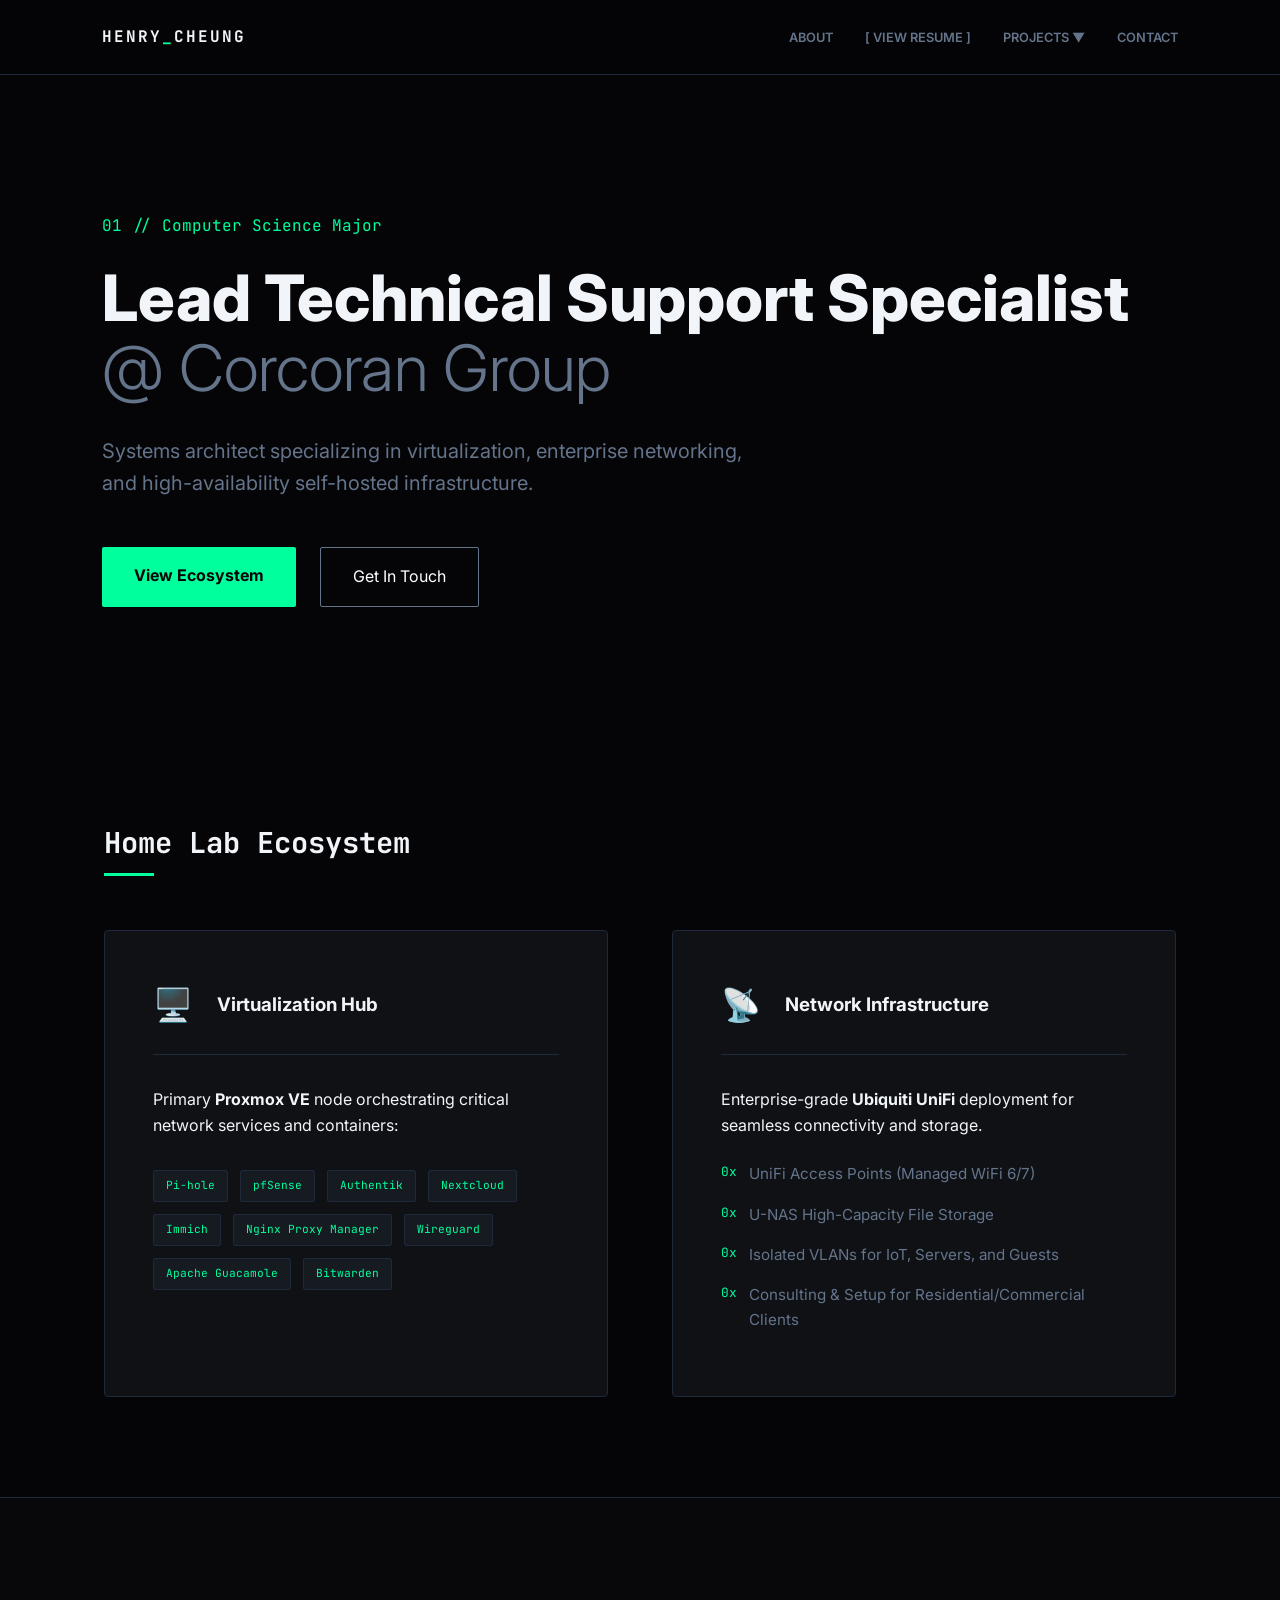
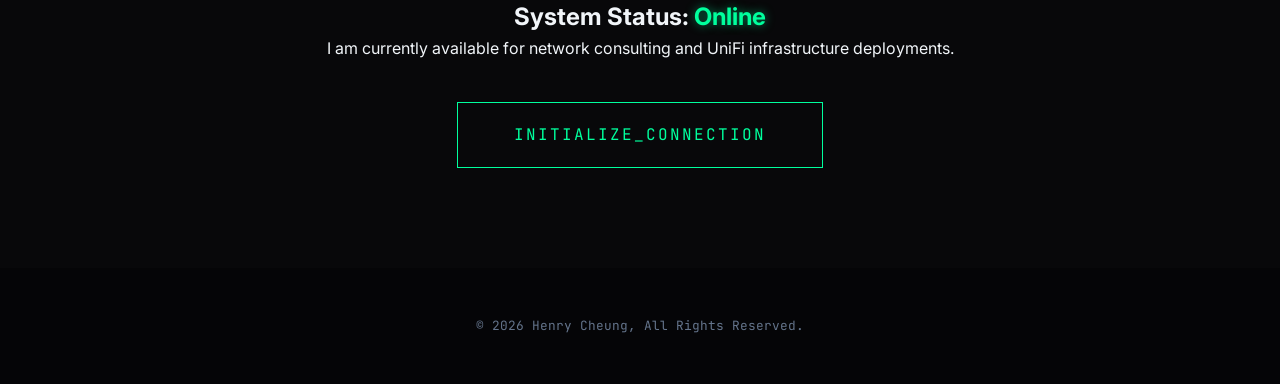
<file: index.html>
<!DOCTYPE html>
<html lang="en">
<head>
    <meta charset="UTF-8">
    <meta name="viewport" content="width=device-width, initial-scale=1.0">
    <title>Henry Cheung | Lead Technical Support Specialist</title>
    <link rel="stylesheet" href="public/css/style.css">
    <link href="https://fonts.googleapis.com/css2?family=JetBrains+Mono:wght@400;700&family=Inter:wght@300;400;600;800&display=swap" rel="stylesheet">
</head>
<body>

    <nav class="navbar">
        <div class="logo">HENRY<span>_</span>CHEUNG</div>
        <ul class="nav-links">
            <li><a href="#about">About</a></li>
            <li><a href="resume.pdf" class="resume-link" target="_blank">[ View Resume ]</a></li>
            <li class="dropdown">
                <a href="#" class="dropbtn">Projects ▼</a>
                <ul class="dropdown-menu">
                    <li><a href="#homelab">Home Lab</a></li>
                    <li><a href="#unifi">UniFi Deployments</a></li>
                    <li><a href="#cs-projects">CS Projects</a></li>
                </ul>
            </li>
            <li><a href="#contact">Contact</a></li>
        </ul>
    </nav>

    <header class="hero">
        <div class="hero-content">
            <code class="code-label">01 // Computer Science Major</code>
            <h1>Lead Technical Support Specialist <br><span>@ Corcoran Group</span></h1>
            <p class="description">Systems architect specializing in virtualization, enterprise networking, and high-availability self-hosted infrastructure.</p>
            
            <div class="cta-group">
                <a href="#homelab" class="btn-primary">View Ecosystem</a>
                <a href="#contact" class="btn-secondary">Get In Touch</a>
            </div>
        </div>
    </header>

    <section id="homelab" class="container">
        <h2 class="section-title">Home Lab Ecosystem</h2>
        
        

        <div class="infrastructure-grid">
            <div class="infra-card">
                <div class="card-header">
                    <div class="icon-box">🖥️</div>
                    <h3>Virtualization Hub</h3>
                </div>
                <div class="card-body">
                    <p>Primary <strong>Proxmox VE</strong> node orchestrating critical network services and containers:</p>
                    <div class="stack-tags">
                        <span>Pi-hole</span> <span>pfSense</span> <span>Authentik</span> 
                        <span>Nextcloud</span> <span>Immich</span> <span>Nginx Proxy Manager</span> 
                        <span>Wireguard</span> <span>Apache Guacamole</span> <span>Bitwarden</span>
                    </div>
                </div>
            </div>

            <div class="infra-card">
                <div class="card-header">
                    <div class="icon-box">📡</div>
                    <h3>Network Infrastructure</h3>
                </div>
                <div class="card-body">
                    <p>Enterprise-grade <strong>Ubiquiti UniFi</strong> deployment for seamless connectivity and storage.</p>
                    <ul class="hw-list">
                        <li>UniFi Access Points (Managed WiFi 6/7)</li>
                        <li>U-NAS High-Capacity File Storage</li>
                        <li>Isolated VLANs for IoT, Servers, and Guests</li>
                        <li>Consulting & Setup for Residential/Commercial Clients</li>
                    </ul>
                </div>
            </div>
        </div>
    </section>

    <section id="contact" class="contact-section">
        <div class="container">
            <h2>System Status: <span class="online">Online</span></h2>
            <p>I am currently available for network consulting and UniFi infrastructure deployments.</p>
            <a href="mailto:henry@cheung.dev" class="contact-btn">INITIALIZE_CONNECTION</a>
        </div>
    </section>

    <footer>
        <p>&copy; 2026 Henry Cheung, All Rights Reserved.</p>
    </footer>

</body>
</html>
</file>
<file: public/css/style.css>
:root {
    --bg: #050507;
    --card-bg: #0f1115;
    --accent: #00ff9d; /* Tech Green */
    --text-main: #f1f5f9;
    --text-dim: #64748b;
    --border: #1e293b;
    --nav-bg: rgba(5, 5, 7, 0.95);
}

* {
    margin: 0;
    padding: 0;
    box-sizing: border-box;
}

html {
    scroll-behavior: smooth;
}

body {
    font-family: 'Inter', sans-serif;
    background-color: var(--bg);
    color: var(--text-main);
    line-height: 1.6;
}

/* Layout Containers */
.container {
    max-width: 1200px;
    margin: 0 auto;
    padding: 100px 5%;
}

/* Navigation */
.navbar {
    display: flex;
    justify-content: space-between;
    align-items: center;
    padding: 1.5rem 8%;
    background: var(--nav-bg);
    border-bottom: 1px solid var(--border);
    position: fixed;
    width: 100%;
    top: 0;
    z-index: 1000;
}

.logo {
    font-family: 'JetBrains Mono', monospace;
    font-weight: 700;
    letter-spacing: 2px;
}

.logo span { color: var(--accent); }

.nav-links {
    display: flex;
    list-style: none;
    align-items: center;
}

.nav-links li { margin-left: 2rem; position: relative; }

.nav-links a {
    text-decoration: none;
    color: var(--text-dim);
    font-size: 0.8rem;
    font-weight: 600;
    text-transform: uppercase;
    transition: 0.3s;
}

.nav-links a:hover, .resume-link { color: var(--accent); }

/* Dropdown */
.dropdown-menu {
    display: none;
    position: absolute;
    top: 100%;
    left: 0;
    background: var(--card-bg);
    border: 1px solid var(--border);
    padding: 1rem;
    min-width: 220px;
    box-shadow: 0 10px 30px rgba(0,0,0,0.5);
}

.dropdown:hover .dropdown-menu { display: block; }
.dropdown-menu li { margin: 0.5rem 0; list-style: none; }

/* Hero Section */
.hero {
    padding: 200px 8% 100px;
    min-height: 80vh;
    display: flex;
    align-items: center;
}

.code-label {
    font-family: 'JetBrains Mono', monospace;
    color: var(--accent);
    margin-bottom: 1.5rem;
    display: block;
}

h1 {
    font-size: clamp(2.5rem, 6vw, 4rem);
    font-weight: 800;
    line-height: 1.1;
    margin-bottom: 2rem;
}

h1 span {
    color: var(--text-dim);
    font-weight: 300;
}

.description {
    max-width: 650px;
    color: var(--text-dim);
    font-size: 1.25rem;
    margin-bottom: 3rem;
}

/* Buttons */
.cta-group { display: flex; gap: 1.5rem; }

.btn-primary {
    background: var(--accent);
    color: var(--bg);
    padding: 1rem 2rem;
    text-decoration: none;
    font-weight: 700;
    border-radius: 2px;
    transition: 0.3s;
}

.btn-secondary {
    border: 1px solid var(--text-dim);
    color: white;
    padding: 1rem 2rem;
    text-decoration: none;
    border-radius: 2px;
}

.btn-primary:hover { transform: translateY(-3px); box-shadow: 0 5px 15px rgba(0, 255, 157, 0.3); }

/* Home Lab Grid Spacing Fix */
.section-title {
    font-family: 'JetBrains Mono', monospace;
    font-size: 1.8rem;
    margin-bottom: 4rem;
    position: relative;
}

.section-title::after {
    content: "";
    position: absolute;
    bottom: -10px;
    left: 0;
    width: 50px;
    height: 3px;
    background: var(--accent);
}

.infrastructure-grid {
    display: grid;
    grid-template-columns: repeat(auto-fit, minmax(450px, 1fr));
    gap: 4rem; /* Wide gap for better spacing */
}

.infra-card {
    background: var(--card-bg);
    border: 1px solid var(--border);
    padding: 3rem;
    border-radius: 4px;
    transition: 0.3s;
    display: flex;
    flex-direction: column;
}

.infra-card:hover {
    border-color: var(--accent);
    transform: translateY(-5px);
}

.card-header {
    display: flex;
    align-items: center;
    gap: 1.5rem;
    margin-bottom: 2rem;
    border-bottom: 1px solid var(--border);
    padding-bottom: 1.5rem;
}

.icon-box { font-size: 2rem; }

.stack-tags {
    display: flex;
    flex-wrap: wrap;
    gap: 0.75rem;
    margin-top: 2rem;
}

.stack-tags span {
    font-size: 0.7rem;
    font-family: 'JetBrains Mono', monospace;
    background: #161b22;
    color: var(--accent);
    padding: 6px 12px;
    border: 1px solid var(--border);
    border-radius: 2px;
}

.hw-list {
    margin-top: 1.5rem;
    list-style: none;
}

.hw-list li {
    margin-bottom: 1rem;
    color: var(--text-dim);
    font-size: 0.95rem;
    display: flex;
}

.hw-list li::before {
    content: "0x";
    color: var(--accent);
    margin-right: 12px;
    font-family: 'JetBrains Mono', monospace;
    font-size: 0.8rem;
}

/* Contact & Footer */
.contact-section {
    text-align: center;
    background: #08080a;
    border-top: 1px solid var(--border);
}

.online {
    color: var(--accent);
    text-shadow: 0 0 10px rgba(0, 255, 157, 0.5);
}

.contact-btn {
    display: inline-block;
    margin-top: 2.5rem;
    padding: 1.2rem 3.5rem;
    border: 1px solid var(--accent);
    color: var(--accent);
    text-decoration: none;
    font-family: 'JetBrains Mono', monospace;
    letter-spacing: 2px;
    transition: 0.3s;
}

.contact-btn:hover { background: var(--accent); color: var(--bg); }

footer {
    text-align: center;
    padding: 3rem;
    font-size: 0.8rem;
    color: var(--text-dim);
    font-family: 'JetBrains Mono', monospace;
}

/* Responsive */
@media (max-width: 768px) {
    .infrastructure-grid { grid-template-columns: 1fr; }
    .hero { padding-top: 150px; }
    h1 { font-size: 2.5rem; }
}
</file>
